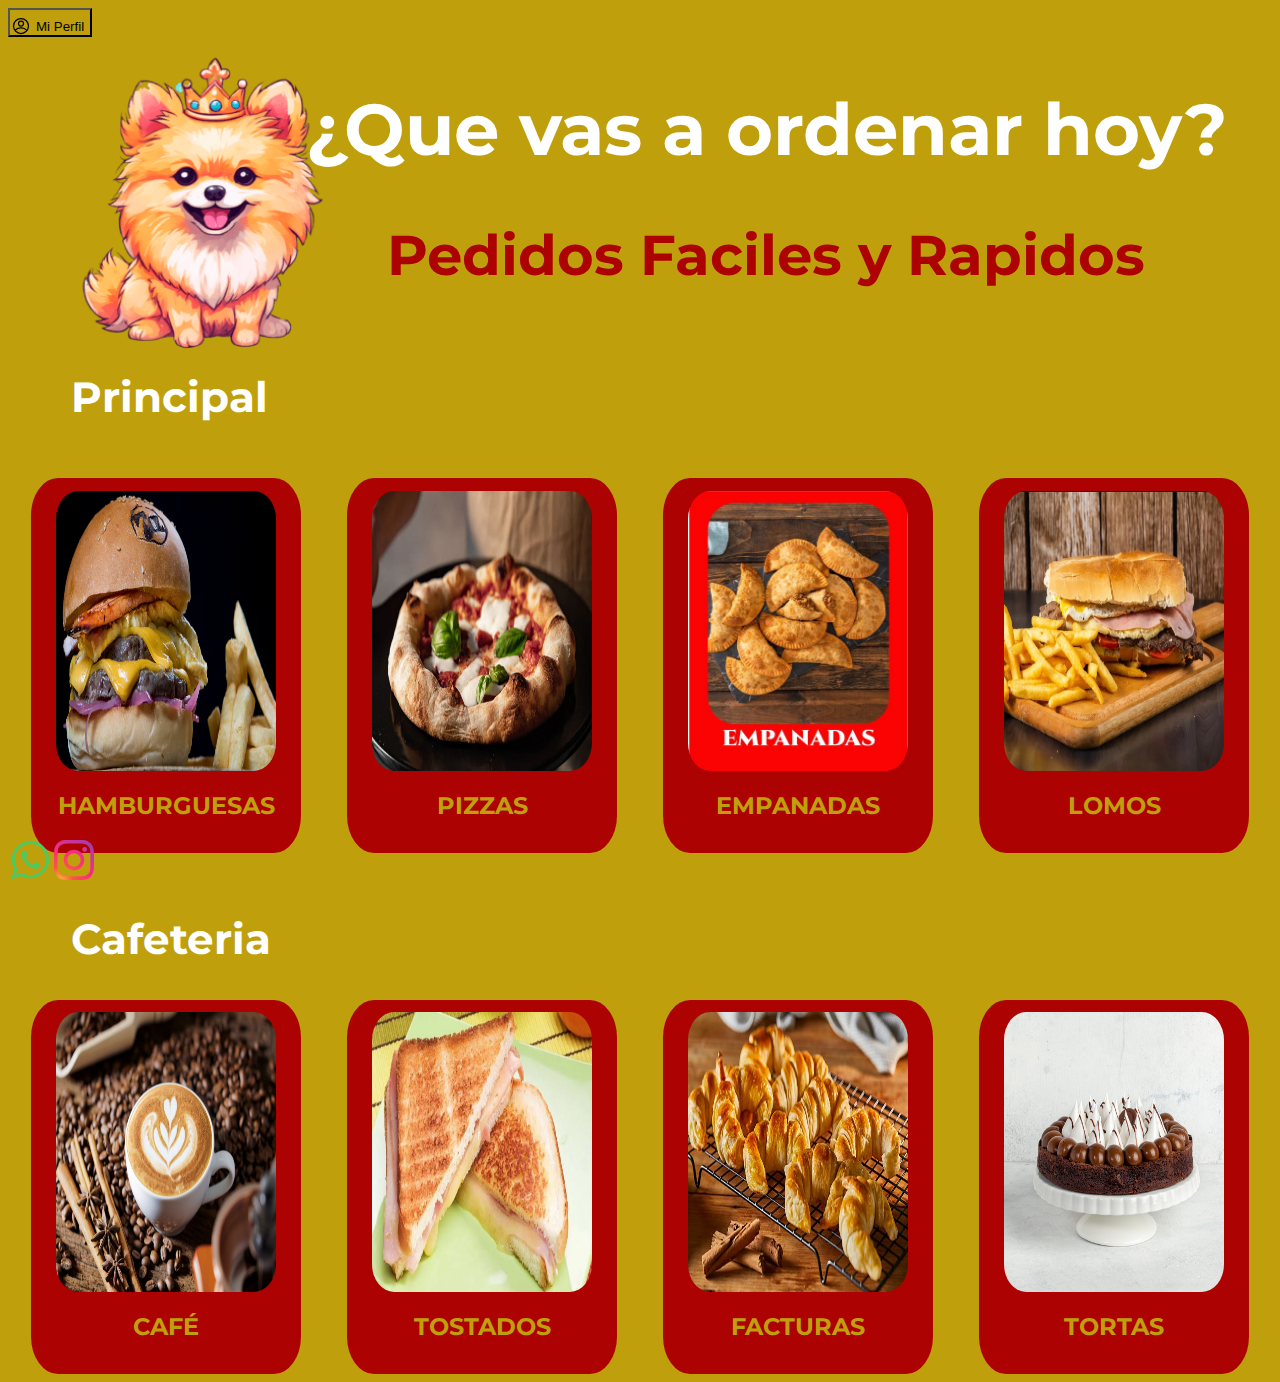
<file: index.html>
<!DOCTYPE html>
<html lang="es">
<head>
    <meta charset="UTF-8">
    <meta name="viewport" content="width=device-width, initial-scale=1.0">
    <meta name="description" content="Una descripción breve y clara de tu página web.">
    <meta name="author" content="Tu Nombre o el de tu Empresa">
    <script type="text/javascript" src="functions.js"></script>
    <title>La carta imperial</title>

    <link rel="stylesheet" href="style.css">
    <link href="https://fonts.googleapis.com/css2?family=Cinzel&display=swap" rel="stylesheet">
    <link rel="preconnect" href="https://fonts.googleapis.com">
    <link rel="preconnect" href="https://fonts.gstatic.com" crossorigin>
    <link href="https://fonts.googleapis.com/css2?family=Montserrat:wght@100..900&display=swap" rel="stylesheet">
    <link rel="shortcut icon" href="" type="image/x-icon">
    <link rel="icon" href="imagenes/favicon.ico" type="image/x-icon">
</head>
<body class="body">
        

    <header class="items-navbar"> 
                <div class="items-navbar">
                   <button class="buttons" type="button" onclick="showDialog()">
                <img src="imagenes/icono-usuario.svg" width="20"  height="20" style="position: relative;top: 5px; position: relative; right: 5px;">Mi Perfil
                  </button>
                </div>
               
        
    </header>

    <main class="main">
        <p id="bienve"></p>
        <dialog class="loginmodal" id="loginModal">
            <h3>LogIn / SignUp</h3>
                <p>Usuario: <input type="text" name="user"id="user"></p>
                <p>Contraseña: <input type="password" name="password"id="password"></p>
                <button type="button"onclick="closeDialog()">ingresar</button>
                <p>O Registrate aquí: <input type="email" name="email" id="email" placeholder="example@e-mail.com" style="font-style: italic;"> </p>
                <p>Crear Usuario: <input type="text" name="newuser"id="newuser"></p>
                <p>Crear Contraseña: <input type="password" name="newpassword"id="newpassword"></p>
                <button type="button"onclick="closeDialog()">Registrarse</button>

            </dialog>
        
        <div>
            <h1 class="title">¿Que vas a ordenar hoy?</h1>
            <h2 class="subtitle">Pedidos Faciles y Rapidos</h2>

            <h4 class="inter"></h2class>Principal</h4>
            <img src="imagenes/motmel.jpg" width="305"  height="305" style="position: absolute;top: 50px; position: absolute; left: 50px;">
        </div>
            
            <section class="cards">
            <div class="cardsdiv">
                <a href="dphamburgesa.html"><img class="cards" src="imagenes/hamburgesa.jpg"width="220"  height="280" ></a>
                <h2>HAMBURGUESAS</h2>
            </div>
            <div class="cardsdiv">
                <a href="dppizza.html"><img class="cards" src="imagenes/pizza.jpg"width="220"  height="280" ></a>
                <h2>PIZZAS</h2>
            </div>
            <div class="cardsdiv">
                <a href="dpempanadas.html"><img class="cards" src="imagenes/empanadas.jpg"width="220"  height="280"></a>
                <h2>EMPANADAS</h2>
            </div>
            <div class="cardsdiv">
                <a href="dplomos.html"><img class="cards" src="imagenes/lomito.jpg"width="220"  height="280" ></a>
                <h2>LOMOS</h2>
            </div>
        </section>
        <h2 class="inter">Cafeteria</h2>
        <section class="cards">
           <div class="cardsdiv">
                <a href="dpcafe.html"><img class="cards" src="imagenes/Cafe.jpg"width="220"  height="280" ></a>
                <h2>CAFÉ</h2>
            </div>
            <div class="cardsdiv">
                <a href="dptostado.html"><img class="cards" src="imagenes/tostados.jpg"width="220"  height="280" ></a>
                <h2>TOSTADOS</h2>
            </div>
            <div class="cardsdiv">
                <a href="dpfactura.html"><img class="cards" src="imagenes/medialunas.jpg"width="220"  height="280"></a>
                <h2>FACTURAS</h2>
            </div>
            <div class="cardsdiv">
                <a href="dptorta.html"><img class="cards" src="imagenes/tortas.jpg"width="220"  height="280"></a>
                <h2>TORTAS</h2>
            </div>
    
        </section>
    </main>


    <footer class="foter">
        
            <p><img src="imagenes/icono-whatsapp.svg" width="40"  height="40">
            <img src="imagenes/Instagram_icon-icons.com_66804.svg" width="40"  height="40"></p>
        
    </footer>

</body>
</html>
</file>
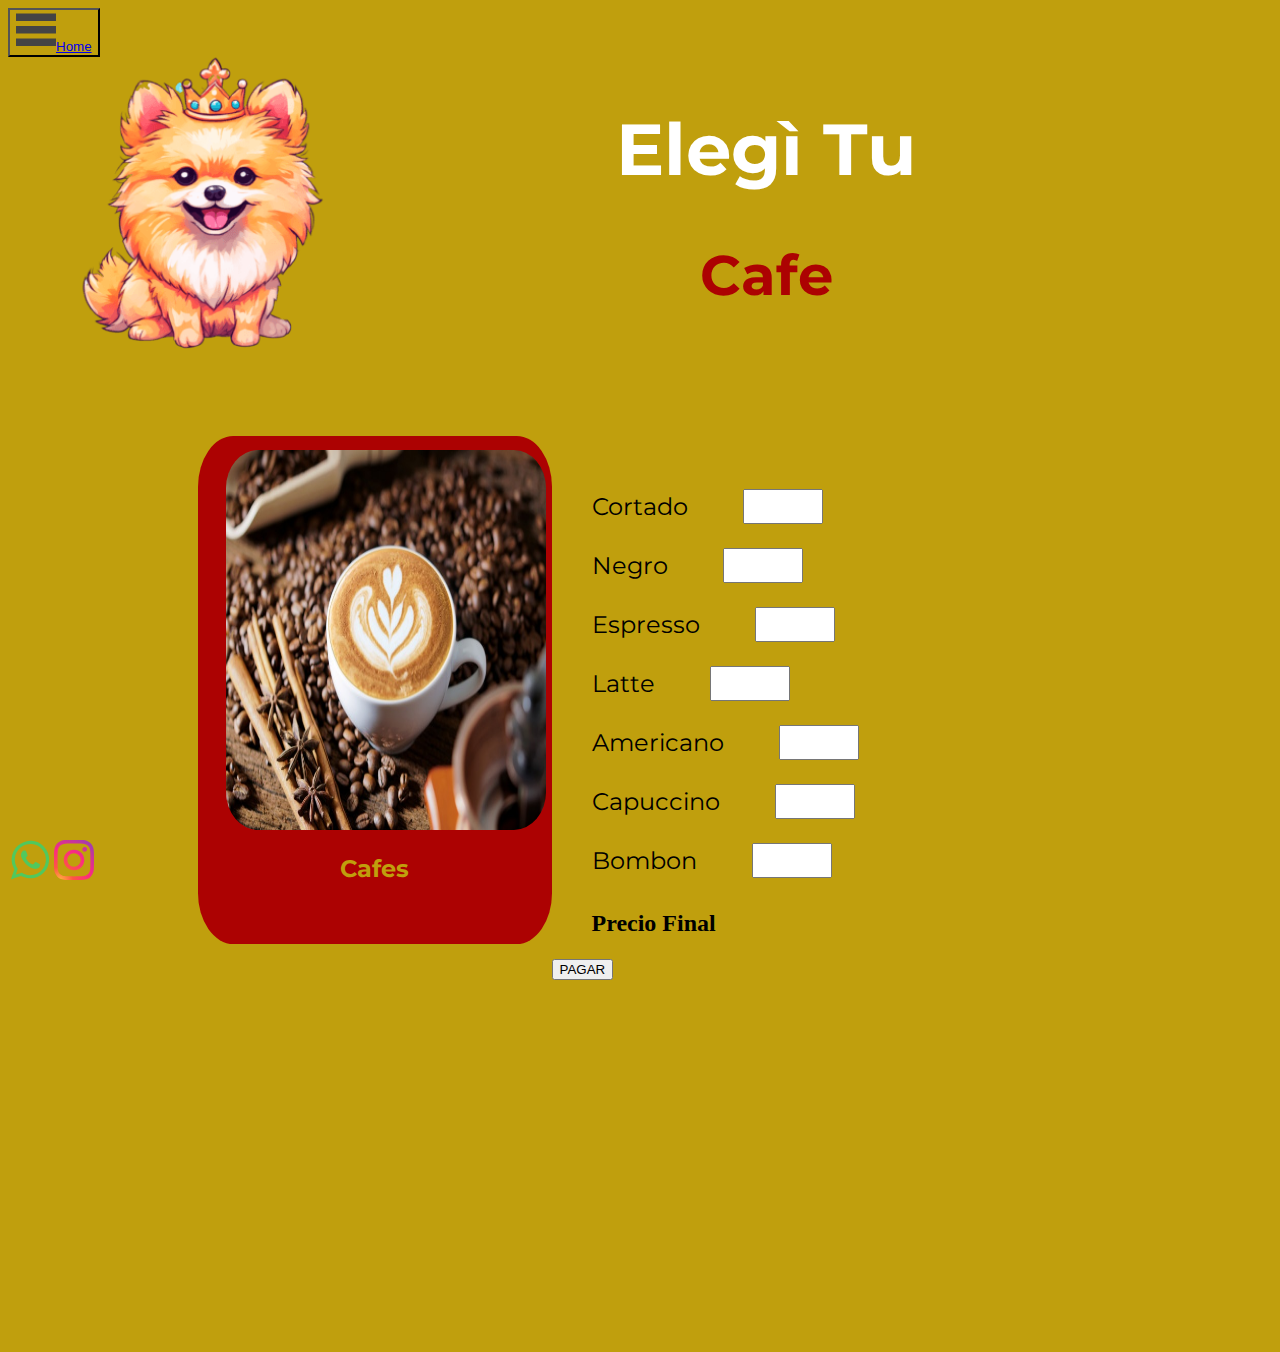
<file: dpcafe.html>
<!DOCTYPE html>
<html lang="es">
<head>
    <meta charset="UTF-8">
    <meta name="viewport" content="width=device-width, initial-scale=1.0">
    <meta name="description" content="Una descripción breve y clara de tu página web.">
    <meta name="author" content="Tu Nombre o el de tu Empresa">
    <script type="text/javascript" src="functions.js"></script>
    <title>Elegí Tu Cafe</title>

    <link rel="stylesheet" href="style.css">
    <link href="https://fonts.googleapis.com/css2?family=Cinzel&display=swap" rel="stylesheet">
    <link rel="preconnect" href="https://fonts.googleapis.com">
    <link rel="preconnect" href="https://fonts.gstatic.com" crossorigin>
    <link href="https://fonts.googleapis.com/css2?family=Montserrat:wght@100..900&display=swap" rel="stylesheet">

    <link rel="icon" href="favicon.ico" type="image/x-icon">
</head>
<body class="body">

    <header class="items-navbar">
        
                <div class="items-navbar">
                   <button class="buttons" type="button" onclick="showDailog()">
                    <a href="index.html"><img src="imagenes/icono-menuh.svg" width="40"  height="40">Home</a>
                  </button>
                
                </div>     
               
        
    </header>

    <main class="main">
            <dialog id="loginmodal">
                Usuario: <input type="text" name="user"id="user">
                password <input type="password" name="password"id="password">
                <button type="button"onclick="closeDialog()">ingresar</button>

            </dialog>
        <div>
            <h1 class="title">Elegì Tu</h1>
            <h2 class="subtitle">Cafe</h2>
            <img src="imagenes/motmel.jpg" width="305"  height="305" style="position: absolute;top: 50px; position: absolute; left: 50px;">
        </div>
            
            <section class="carrito">
            <div class="cardsdiv">
                <a href="dpcafe.html"><img class="cardscarrito" src="imagenes/Cafe.jpg"width="320"  height="380" ></a>
                <h2>Cafes</h2>
            </div>
            <form name="cafesv">
                <ol>
                    <li>
                        <div class="lcheckbox">
                            <label for="checkbocx">Cortado</label>
                            <input type="number" class="numberscount" id="checkboxc" name="checkboxc" onchange="calculateValuec()" min=0>
                            
                        </div>
                    </li>
                    <li>
                        <div class="lcheckbox">
                             <label for="checkboxc2">Negro</label>
                            <input type="number" class="numberscount" id="checkboxc2" name="checkboxc2" onchange="calculateValuec()" min=0>
                           
                        </div>
                    </li>
                    <li>
                        <div class="lcheckbox">
                            <label for="checkboxc3">Espresso</label>
                            <input type="number" class="numberscount" id="checkboxc3" name="checkboxc3" onchange="calculateValuec()" min=0>
                            
                        </div>
                    </li>
                    <li>
                        <div class="lcheckbox">
                            <label for="checkboxc4">Latte</label>
                            <input type="number" class="numberscount" id="checkboxc4" name="checkboxc4" onchange="calculateValuec()" min=0>
                            
                        </div>
                    </li>
                    <li>
                        <div class="lcheckbox">
                            <label for="checkboxc5">Americano</label>
                            <input type="number" class="numberscount" id="checkboxc5" name="checkboxc5" onchange="calculateValuec()" min=0>
                        </div>
                    </li>
                    <li>
                        <div class="lcheckbox">
                            <label for="checkboxc6">Capuccino</label>
                            <input type="number" class="numberscount" id="checkboxc6" name="checkboxc6" onchange="calculateValuec()" min=0>
                        </div>
                    </li>
                    <li>
                        <div class="lcheckbox">
                            <label for="checkboxc7">Bombon</label>
                            <input type="number" class="numberscount" id="checkboxc7" name="checkboxc7" onchange="calculateValuec()" min=0>                            
                        </div>
                    </li>
                        <h2>Precio Final <span id="finalPricec"></span></h2>
                </ol>
                <h3><button type="button" onclick="showDialogpc()">PAGAR</button></h3>

                <dialog class="payModalc" id="payModalc">
                    <p>Número de la tarjeta: <input type="text" name="nro" id="nro"></p>
                    <p>El precio final es: <span id="finalPriceDialogc"></span></p>
                    <button type="button" onclick="closeDialogpc()"><p>Finalizar pago</p></button>
                </dialog>
             </form>
            <h2 class="subtitle" id="fin"></h2>
            
            
        </section>
        
    </main>


    <footer class="foter">
        
            <p><img src="imagenes/icono-whatsapp.svg" width="40"  height="40">
            <img src="imagenes/Instagram_icon-icons.com_66804.svg" width="40"  height="40"></p>
        
    </footer>

</body>
</html>
</file>
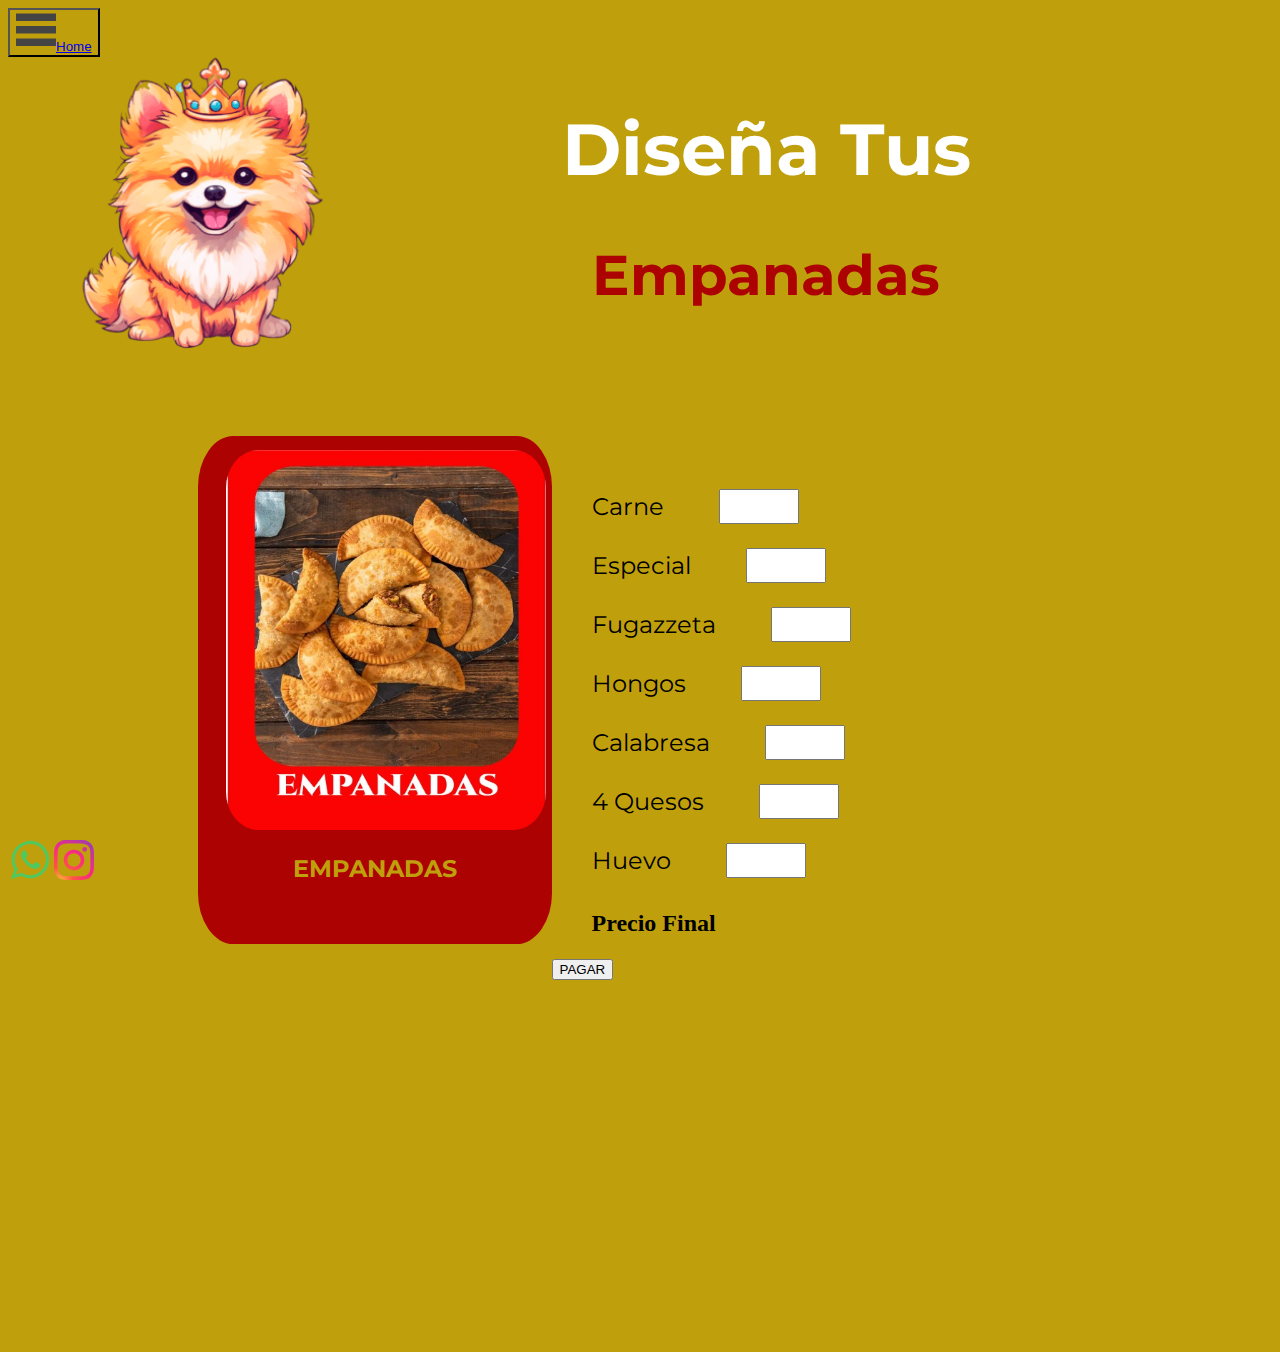
<file: dpempanadas.html>
<!DOCTYPE html>
<html lang="es">
<head>
    <meta charset="UTF-8">
    <meta name="viewport" content="width=device-width, initial-scale=1.0">
    <meta name="description" content="Una descripción breve y clara de tu página web.">
    <meta name="author" content="Tu Nombre o el de tu Empresa">
    <script type="text/javascript" src="functions.js"></script>
    <title>Elegí Tus Empanadas</title>

    <link rel="stylesheet" href="style.css">
    <link href="https://fonts.googleapis.com/css2?family=Cinzel&display=swap" rel="stylesheet">
    <link rel="preconnect" href="https://fonts.googleapis.com">
    <link rel="preconnect" href="https://fonts.gstatic.com" crossorigin>
    <link href="https://fonts.googleapis.com/css2?family=Montserrat:wght@100..900&display=swap" rel="stylesheet">

    <link rel="icon" href="favicon.ico" type="image/x-icon">
</head>
<body class="body">

    <header class="items-navbar">
        
                <div class="items-navbar">
                   <button class="buttons" type="button" onclick="showDailog()">
                    <a href="index.html"><img src="imagenes/icono-menuh.svg" width="40"  height="40">Home</a>
                  </button>
                </div>     
    </header>

    <main class="main">
            
        <div>
            <h1 class="title">Diseña Tus</h1>
            <h2 class="subtitle">Empanadas</h2>
            <img src="imagenes/motmel.jpg" width="305"  height="305" style="position: absolute;top: 50px; position: absolute; left: 50px;">
        </div>
            
        <section class="carrito">
            <div class="cardsdiv">
                <a href="dpempanadas.html"><img class="cardscarrito" src="imagenes/empanadas.jpg"width="320"  height="380" ></a>
                <h2>EMPANADAS</h2>
            </div>
            <form name="empanadasv">
                <ol>
                    <li>
                        <div class="lcheckbox">
                            <label for="checkboxcar">Carne</label>
                            <input type="number" class="numberscount" id="docenascar" name="docenascar" onchange="calculateValue()" min="0">
                        </div>
                    </li>
                    <li>
                        <div class="lcheckbox">
                            <label for="checkbox2e">Especial</label>
                            <input type="number" class="numberscount" id="docenase" name="docenase" onchange="calculateValue()" min=0>
                        </div>
                    </li>
                    <li>
                        <div class="lcheckbox">
                            <label for="checkboxf">Fugazzeta</label>
                            <input type="number" class="numberscount" id="docenasf" name="docenasf" onchange="calculateValue()" min=0>
                        </div>
                    </li>
                    <li>
                        <div class="lcheckbox">
                            <label for="checkboxho">Hongos</label>
                            <input type="number" class="numberscount" id="docenasho" name="docenasho" onchange="calculateValue()" min=0>
                        </div>
                    </li>
                    <li>
                        <div class="lcheckbox">
                            <label for="checkboxc">Calabresa</label>
                            <input type="number" class="numberscount" id="docenasc" name="docenasc" onchange="calculateValue()"min="0">
                        </div>
                    </li>
                    <li>
                        <div class="lcheckbox">
                            <label for="checkbox4q">4   Quesos</label>
                            <input type="number" class="numberscount" id="docenas4" name="docenas4" onchange="calculateValue()"min="0">
                        </div>
                    </li>
                    <li>
                        <div class="lcheckbox"> 
                            <label for="checkboxh">Huevo</label>
                            <input type="number" class="numberscount" id="docenash" name="docenash"  onchange="calculateValue()"min="0">
                        </div>
                    </li> 
                    <h2>Precio Final <span id="finalPrice"></span></h2>
                </ol>
                <h3><button type="button" onclick="showDialogpe()">PAGAR</button></h3>

                <dialog class="loginModal" id="payModale">
                    <p>Número de la tarjeta: <input type="text" name="nro" id="nro"></p>
                    <p>El precio final es: <span id="finalPriceDialog"></span></p>
                    <button type="button" onclick="closeDialogpe()"><p>Finalizar pago</p></button>
                </dialog>
            </form>
            <h2 class="subtitle" id="fin"></h2>
        </section>
        
    </main>

    <footer class="foter">
        <p>
            <img src="imagenes/icono-whatsapp.svg" width="40"  height="40">
            <img src="imagenes/Instagram_icon-icons.com_66804.svg" width="40"  height="40">
        </p>
    </footer>

</body>
</html>
</file>
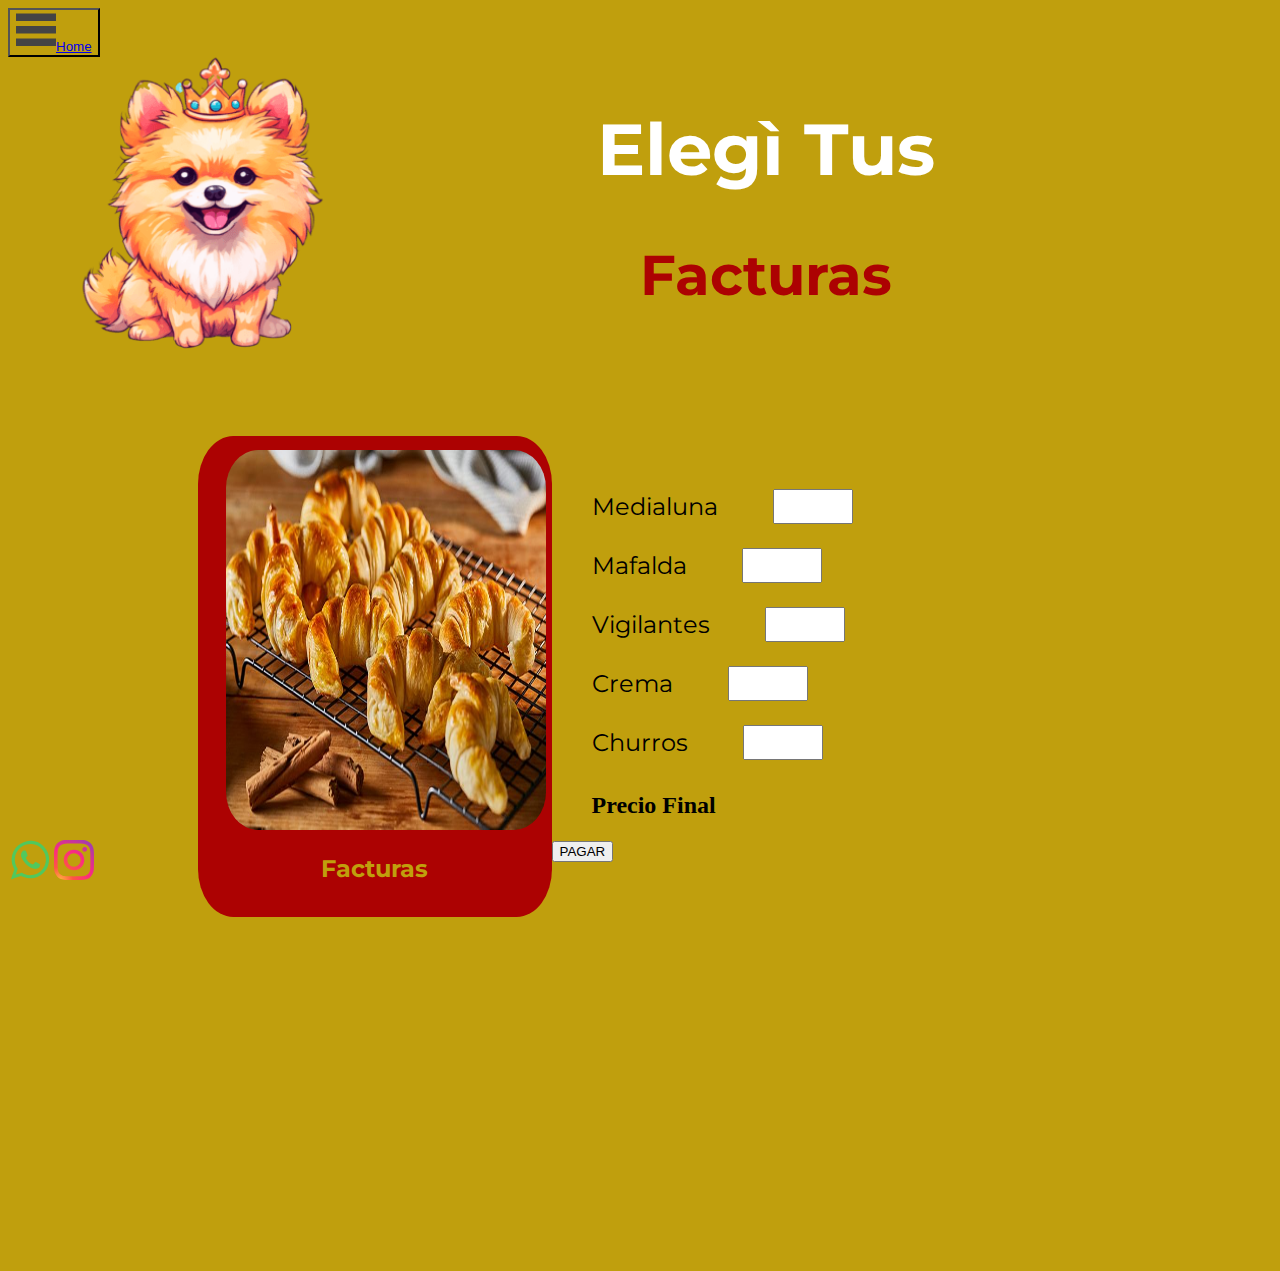
<file: dpfactura.html>
<!DOCTYPE html>
<html lang="es">
<head>
    <meta charset="UTF-8">
    <meta name="viewport" content="width=device-width, initial-scale=1.0">
    <meta name="description" content="Una descripción breve y clara de tu página web.">
    <meta name="author" content="Tu Nombre o el de tu Empresa">
    <script type="text/javascript" src="functions.js"></script>
    <title>Elegí Tus facturas</title>

    <link rel="stylesheet" href="style.css">
    <link href="https://fonts.googleapis.com/css2?family=Cinzel&display=swap" rel="stylesheet">
    <link rel="preconnect" href="https://fonts.googleapis.com">
    <link rel="preconnect" href="https://fonts.gstatic.com" crossorigin>
    <link href="https://fonts.googleapis.com/css2?family=Montserrat:wght@100..900&display=swap" rel="stylesheet">

    <link rel="icon" href="favicon.ico" type="image/x-icon">
</head>
<body class="body">

    <header class="items-navbar">
        
                <div class="items-navbar">
                   <button class="buttons" type="button" onclick="showDailog()">
                    <a href="index.html"><img src="imagenes/icono-menuh.svg" width="40"  height="40">Home</a>
                  </button>
                
                </div>     
               
        
    </header>

    <main class="main">
            <dialog id="loginmodal">
                Usuario: <input type="text" name="user"id="user">
                password <input type="password" name="password"id="password">
                <button type="button"onclick="closeDialog()">ingresar</button>

            </dialog>
        <div>
            <h1 class="title">Elegì Tus</h1>
            <h2 class="subtitle">Facturas</h2>
            <img src="imagenes/motmel.jpg" width="305"  height="305" style="position: absolute;top: 50px; position: absolute; left: 50px;">
        </div>
            
            <section class="carrito">
            <div class="cardsdiv">
                <a href="dpfactura.html"><img class="cardscarrito" src="imagenes/medialunas.jpg"width="320"  height="380" ></a>
                <h2>Facturas</h2>
            </div>
            <form name="facturasv">
                <ol>
                    <li>
                        <div class="lcheckbox">
                            <label for="checkboxf">Medialuna</label>
                            <input type="number" class="numberscount" id="checkboxf" name="checkboxf" onchange="calculateValuef()" min=0>
                            
                        </div>
                    </li>
                    <li>
                        <div class="lcheckbox">
                             <label for="checkboxf2">Mafalda</label>
                            <input type="number" class="numberscount" id="checkboxf2" name="checkboxf2" onchange="calculateValuef()" min=0>
                           
                        </div>
                    </li>
                    <li>
                        <div class="lcheckbox">
                            <label for="checkboxf3">Vigilantes</label>
                            <input type="number" class="numberscount" id="checkboxf3" name="checkboxf3" onchange="calculateValuef()" min=0>
                            
                        </div>
                    </li>
                    <li>
                        <div class="lcheckbox">
                            <label for="checkboxf4">Crema</label>
                            <input type="number" class="numberscount" id="checkboxf4" name="checkboxf4" onchange="calculateValuef()" min=0>
                            
                        </div>
                    </li>
                    <li>
                        <div class="lcheckbox">
                            <label for="checkboxf5">Churros</label>
                            <input type="number" class="numberscount" id="checkboxf5" name="checkboxf5" onchange="calculateValuef()" min=0>
                        </div>
                    </li>
                    
                        <h2>Precio Final <span id="finalPricef"></span></h2>
                </ol>
                <h3><button type="button" onclick="showDialogpf()">PAGAR</button></h3>

                <dialog class="payModalf" id="payModalf">
                    <p>Número de la tarjeta: <input type="text" name="nro" id="nro"></p>
                    <p>El precio final es: <span id="finalPriceDialogf"></span></p>
                    <button type="button" onclick="closeDialogpf()"><p>Finalizar pago</p></button>
                </dialog>
             </form>
            <h2 class="subtitle" id="fin"></h2>
            
            
        </section>
        
    </main>


    <footer class="foter">
        
            <p><img src="imagenes/icono-whatsapp.svg" width="40"  height="40">
            <img src="imagenes/Instagram_icon-icons.com_66804.svg" width="40"  height="40"></p>
        
    </footer>

</body>
</html>
</file>
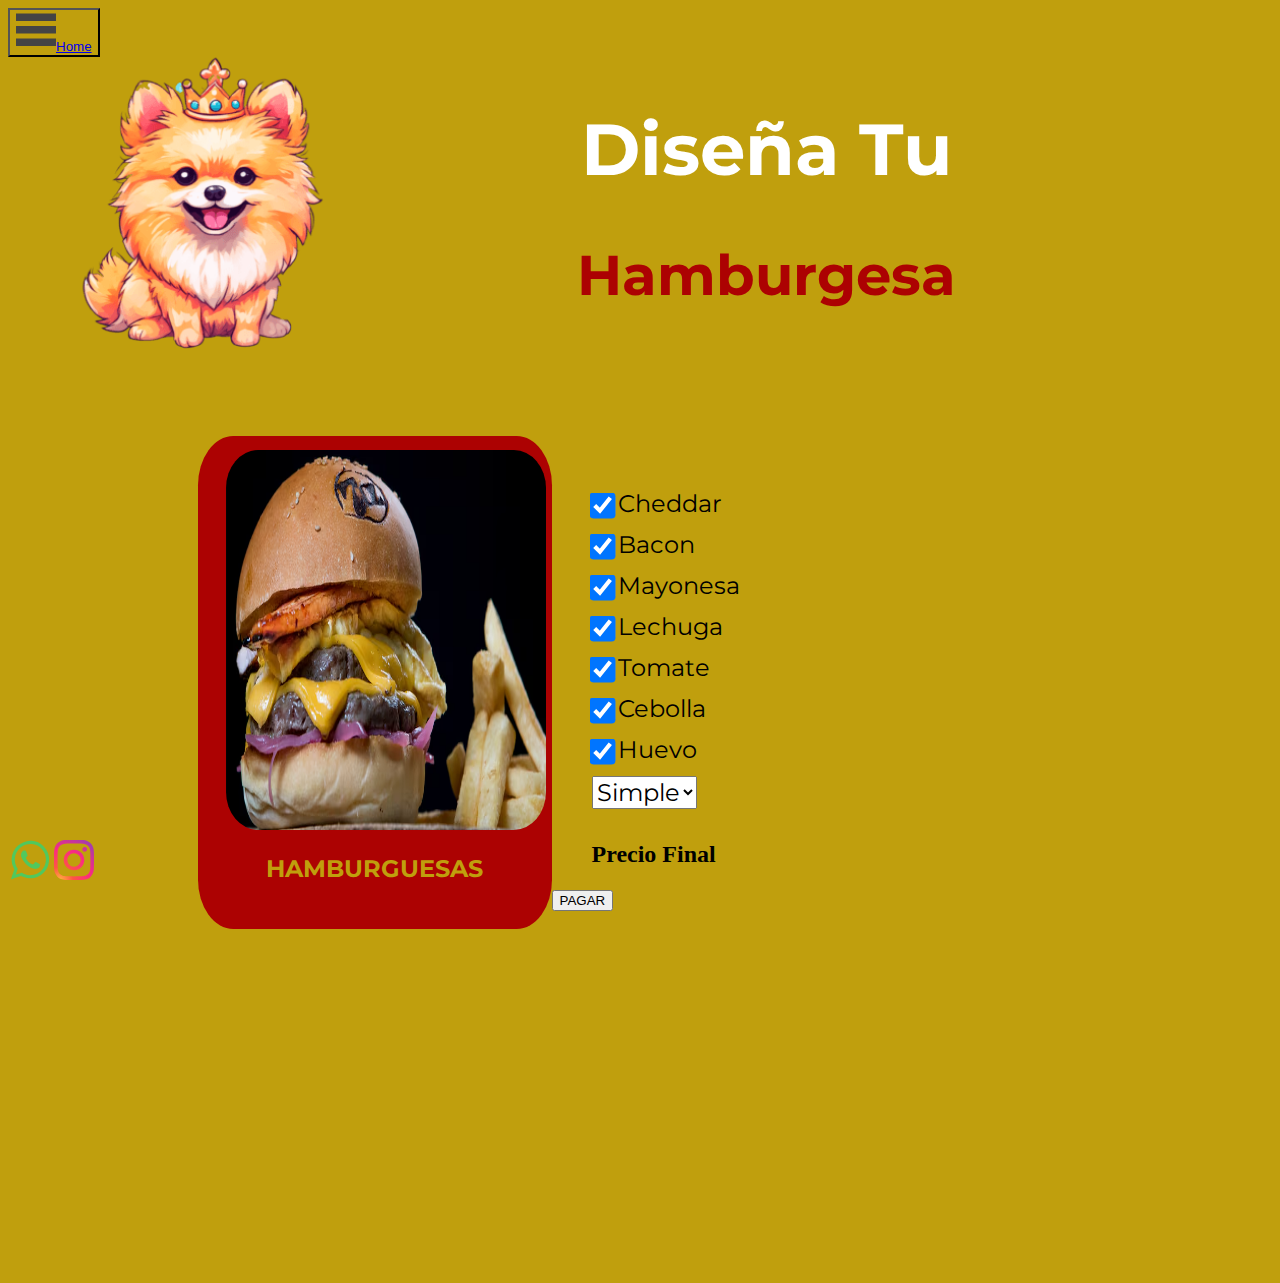
<file: dphamburgesa.html>
<!DOCTYPE html>
<html lang="es">
<head>
    <meta charset="UTF-8">
    <meta name="viewport" content="width=device-width, initial-scale=1.0">
    <meta name="description" content="Una descripción breve y clara de tu página web.">
    <meta name="author" content="Tu Nombre o el de tu Empresa">
    <script type="text/javascript" src="functions.js"></script>
    <title>Elegí Tu Hamburgesa</title>

    <link rel="stylesheet" href="style.css">
    <link href="https://fonts.googleapis.com/css2?family=Cinzel&display=swap" rel="stylesheet">
    <link rel="preconnect" href="https://fonts.googleapis.com">
    <link rel="preconnect" href="https://fonts.gstatic.com" crossorigin>
    <link href="https://fonts.googleapis.com/css2?family=Montserrat:wght@100..900&display=swap" rel="stylesheet">

    <link rel="icon" href="favicon.ico" type="image/x-icon">
</head>
<body class="body" onload="calculateValueh()">

    <header class="items-navbar">
        
                <div class="items-navbar">
                   <button class="buttons" type="button" onclick="showDailog()">
                    <a href="index.html"><img src="imagenes/icono-menuh.svg" width="40"  height="40">Home</a>
                  </button>
                </div>     
               
        
    </header>

    <main class="main">
            <dialog id="loginmodal">
                Usuario: <input type="text" name="user"id="user">
                password <input type="password" name="password"id="password">
                <button type="button"onclick="closeDialog()">ingresar</button>

            </dialog>
        <div>
            <h1 class="title">Diseña Tu</h1>
            <h2 class="subtitle">Hamburgesa</h2>
            <img src="imagenes/motmel.jpg" width="305"  height="305" style="position: absolute;top: 50px; position: absolute; left: 50px;">
        </div>
            
            <section class="carrito">
            <div class="cardsdiv">
                <a href="dphamburgesa.html"><img class="cardscarrito" src="imagenes/hamburgesa.jpg"width="320"  height="380" ></a>
                <h2>HAMBURGUESAS</h2>
            </div>
            <form name="hamburgesasv">
                <ol>
                    <li>
                        <div class="lcheckbox">
                            <input class="tscale" type="checkbox" id="checkbox" name="cheddar" value="cheddar" onchange="calculateValueh()" checked>
                            <label for="checkbox">Cheddar</label>
                        </div>
                    </li>
                    <li>
                        <div class="lcheckbox">
                            <input class="tscale" type="checkbox" id="checkbox2" name="bacon" onchange="calculateValueh()" value="bacon" checked>
                            <label for="checkbox2">Bacon</label>
                        </div>
                    </li>
                    <li>
                        <div class="lcheckbox">
                            <input class="tscale" type="checkbox" id="checkbox3" name="mayonesa" onchange="calculateValueh()" value="mayonesa" checked>
                            <label for="checkbox3">Mayonesa</label>
                        </div>
                    </li>
                    <li>
                        <div class="lcheckbox">
                            <input class="tscale" type="checkbox" id="checkbox4" name="lechuga" onchange="calculateValueh()" value="lechuga" checked>
                            <label for="checkbox4">Lechuga</label>
                        </div>
                    </li>
                    <li>
                        <div class="lcheckbox">
                            <input class="tscale" type="checkbox" id="checkbox5" name="tomate" onchange="calculateValueh()" value="tomate" checked>
                            <label for="checkbox5">Tomate</label>
                        </div>
                    </li>
                    <li>
                        <div class="lcheckbox">
                            <input class="tscale" type="checkbox" id="checkbox6" name="cebolla" onchange="calculateValueh()" value="cebolla" checked>
                            <label for="checkbox6">Cebolla</label>
                        </div>
                    </li>
                    <li>
                        <div class="lcheckbox">
                            <input class="tscale" type="checkbox" id="checkbox7" name="huevo" onchange="calculateValueh()" value="huevo" checked>
                            <label for="checkbox7">Huevo</label>
                        </div>
                    </li>
                        <select class="lcheckbox" id="size" name="size" onchange="calculateValueh()">
                            <option value="simple">Simple</option>
                            <option value="doble">Doble</option>
                            <option value="triple">Triple</option>
                        </select>
                    <h2>Precio Final <span id="finalPriceh"></span></h2>
                </ol>
                <h3><button type="button" onclick="showDialogph()">PAGAR</button></h3>

                <dialog class="loginModal" id="payModalh">
                    <p>Número de la tarjeta: <input type="text" name="nroh" id="nroh"></p>
                    <p>El precio final es: <span id="finalPriceDialogh"></span></p>
                    <button type="button" onclick="closeDialogph()"><p>Finalizar pago</p></button>
                </dialog>
                </form>
             <h2 class="subtitle" id="fin"></h2>
            
            
            
        </section>
        
    </main>


    <footer class="foter">
        
            <p><img src="imagenes/icono-whatsapp.svg" width="40"  height="40">
            <img src="imagenes/Instagram_icon-icons.com_66804.svg" width="40"  height="40"></p>
        
    </footer>

</body>
</html>
</file>
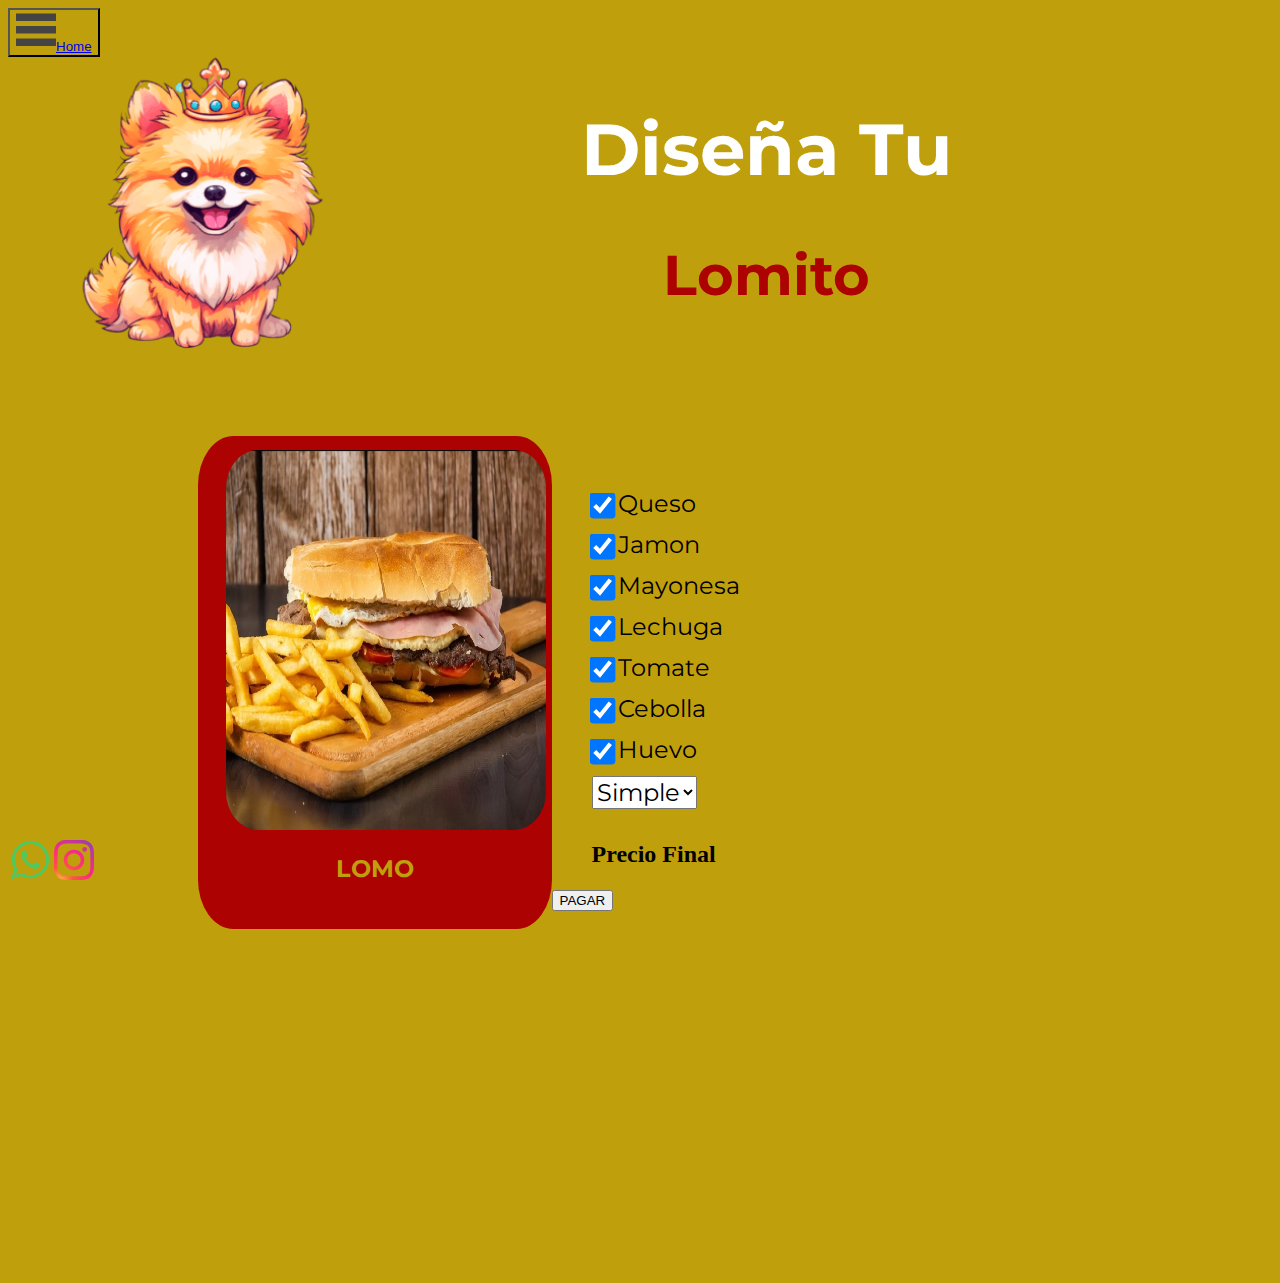
<file: dplomos.html>
<!DOCTYPE html>
<html lang="es">
<head>
    <meta charset="UTF-8">
    <meta name="viewport" content="width=device-width, initial-scale=1.0">
    <meta name="description" content="Una descripción breve y clara de tu página web.">
    <meta name="author" content="Tu Nombre o el de tu Empresa">
    <script type="text/javascript" src="functions.js"></script>
    <title>Elegí Tu Lomo</title>

    <link rel="stylesheet" href="style.css">
    <link href="https://fonts.googleapis.com/css2?family=Cinzel&display=swap" rel="stylesheet">
    <link rel="preconnect" href="https://fonts.googleapis.com">
    <link rel="preconnect" href="https://fonts.gstatic.com" crossorigin>
    <link href="https://fonts.googleapis.com/css2?family=Montserrat:wght@100..900&display=swap" rel="stylesheet">

    <link rel="icon" href="favicon.ico" type="image/x-icon">
</head>
<body class="body" onload="calculateValuel()">

    <header class="items-navbar">
        
                <div class="items-navbar">
                   <button class="buttons" type="button" onclick="showDailog()">
                    <a href="index.html"><img src="imagenes/icono-menuh.svg" width="40"  height="40">Home</a>
                  </button>
                
                </div>     
               
        
    </header>

    <main class="main">
            <dialog id="loginmodal">
                Usuario: <input type="text" name="user"id="user">
                password <input type="password" name="password"id="password">
                <button type="button"onclick="closeDialog()">ingresar</button>

            </dialog>
        <div>
            <h1 class="title">Diseña Tu</h1>
            <h2 class="subtitle">Lomito</h2>
            <img src="imagenes/motmel.jpg" width="305"  height="305" style="position: absolute;top: 50px; position: absolute; left: 50px;">
        </div>
            
            <section class="carrito">
            <div class="cardsdiv">
                <a href="dplomos.html"><img class="cardscarrito" src="imagenes/lomito.jpg"width="320"  height="380" ></a>
                <h2>LOMO</h2>
            </div>
            <form name="lomosv">
                <ol>
                    <li>
                        <div class="lcheckbox">
                            <input class="tscale" type="checkbox" id="checkbox" name="checkbox" onchange="calculateValuel()" value="checkbox" checked>
                            <label for="checkbox">Queso</label>
                        </div>
                    </li>
                    <li>
                        <div class="lcheckbox">
                            <input class="tscale" type="checkbox" id="checkbox2" name="checkbox2" onchange="calculateValuel()" value="checkbox2" checked>
                            <label for="checkbox2">Jamon</label>
                        </div>
                    </li>
                    <li>
                        <div class="lcheckbox">
                            <input class="tscale" type="checkbox" id="checkbox3" name="checkbox3" onchange="calculateValuel()" value="checkbox3" checked>
                            <label for="checkbox3">Mayonesa</label>
                        </div>
                    </li>
                    <li>
                        <div class="lcheckbox">
                            <input class="tscale" type="checkbox" id="checkbox4" name="checkbox4" onchange="calculateValuel()" value="checkbox4" checked>
                            <label for="checkbox4">Lechuga</label>
                        </div>
                    </li>
                    <li>
                        <div class="lcheckbox">
                            <input class="tscale" type="checkbox" id="checkbox5" name="checkbox5" onchange="calculateValuel()" value="checkbox5" checked>
                            <label for="checkbox5">Tomate</label>
                        </div>
                    </li>
                    <li>
                        <div class="lcheckbox">
                            <input class="tscale" type="checkbox" id="checkbox6" name="checkbox6" onchange="calculateValuel()" value="checkbox6" checked>
                            <label for="checkbox6">Cebolla</label>
                        </div>
                    </li>
                    <li>
                        <div class="lcheckbox">
                            <input class="tscale" type="checkbox" id="checkbox7" name="checkbox7" onchange="calculateValuel()" value="checkbox7" checked>
                            <label for="checkbox7">Huevo</label>
                        </div>
                    </li>
                        <select class="lcheckbox" id="sizel" name="sizel" onchange="calculateValuel()">
                            <option value="simple">Simple</option>
                            <option value="doble">Doble</option>
                            <option value="triple">Triple</option>
                        </select>
                        <h2>Precio Final <span id="finalPricel"></span></h2>
                </ol>
                <h3><button type="button" onclick="showDialogpl()">PAGAR</button></h3>

                <dialog class="payModall" id="payModall">
                    <p>Número de la tarjeta: <input type="text" name="nro" id="nro"></p>
                    <p>El precio final es: <span id="finalPriceDialogl"></span></p>
                    <button type="button" onclick="closeDialogpl()"><p>Finalizar pago</p></button>
                </dialog>
                </form>
             <h2 class="subtitle" id="fin"></h2>
            
            
            
        </section>
        
    </main>


    <footer class="foter">
        
            <p><img src="imagenes/icono-whatsapp.svg" width="40"  height="40">
            <img src="imagenes/Instagram_icon-icons.com_66804.svg" width="40"  height="40"></p>
        
    </footer>

</body>
</html>
</file>
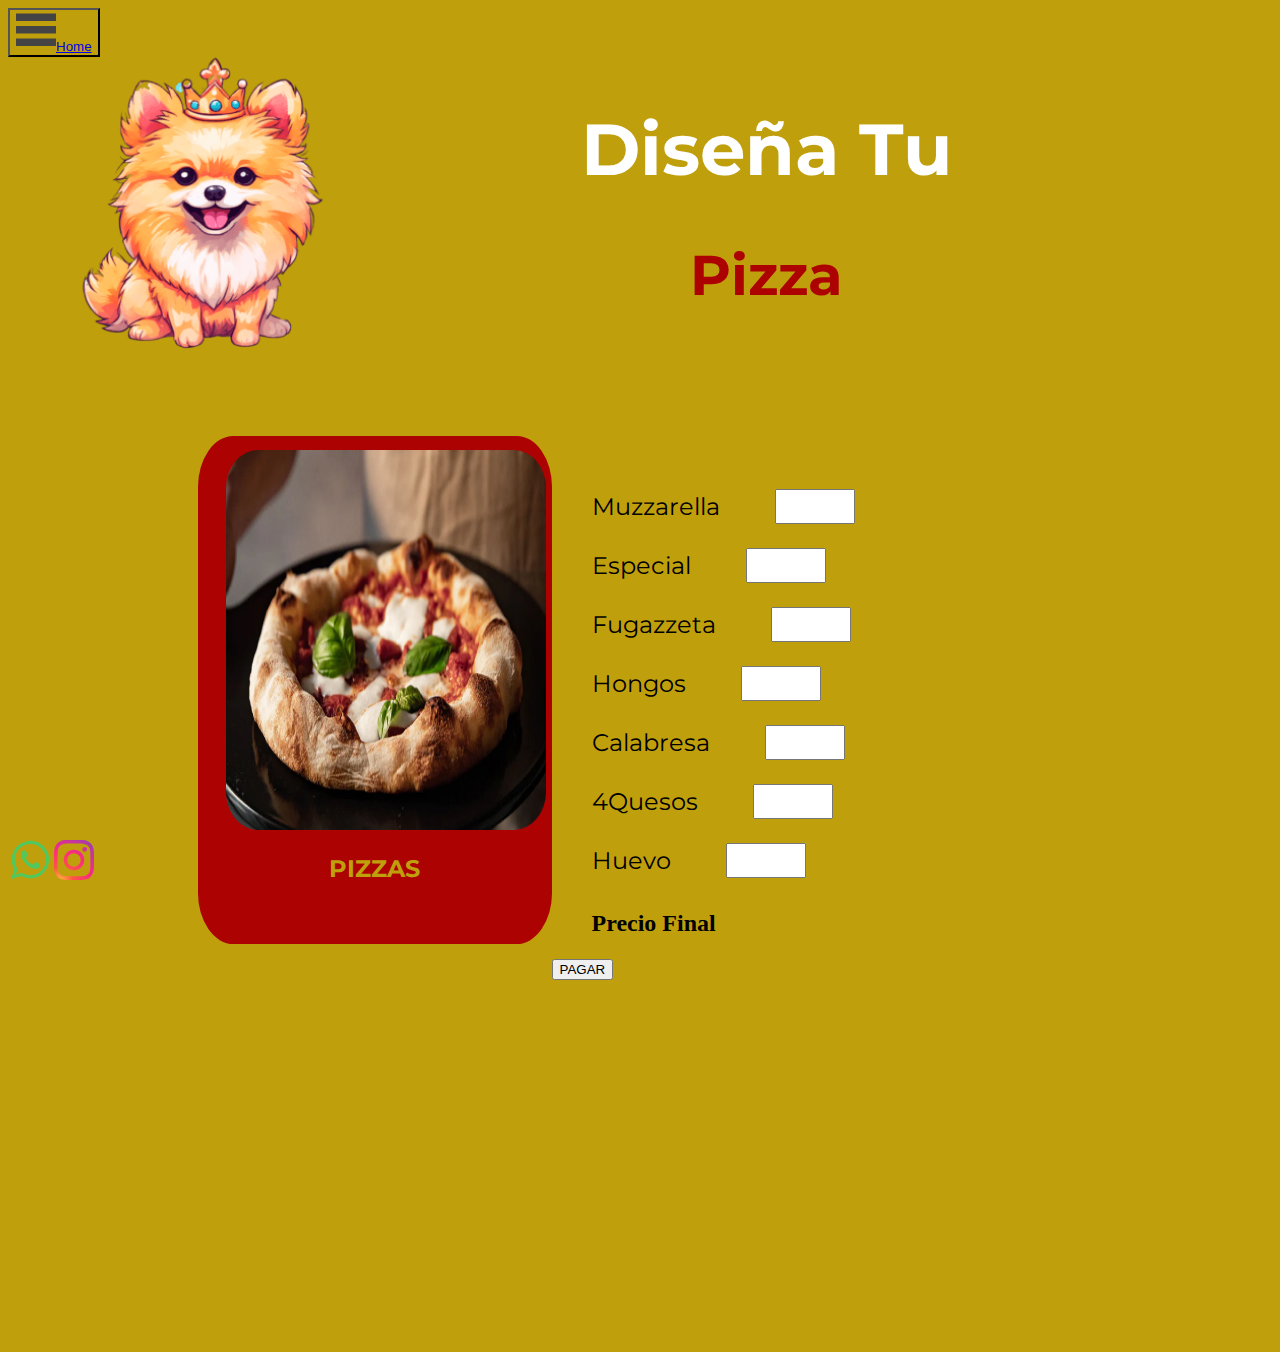
<file: dppizza.html>
<!DOCTYPE html>
<html lang="es">
<head>
    <meta charset="UTF-8">
    <meta name="viewport" content="width=device-width, initial-scale=1.0">
    <meta name="description" content="Una descripción breve y clara de tu página web.">
    <meta name="author" content="Tu Nombre o el de tu Empresa">
    <script type="text/javascript" src="functions.js"></script>
    <title>Elegí Tu Pizza</title>

    <link rel="stylesheet" href="style.css">
    <link href="https://fonts.googleapis.com/css2?family=Cinzel&display=swap" rel="stylesheet">
    <link rel="preconnect" href="https://fonts.googleapis.com">
    <link rel="preconnect" href="https://fonts.gstatic.com" crossorigin>
    <link href="https://fonts.googleapis.com/css2?family=Montserrat:wght@100..900&display=swap" rel="stylesheet">

    <link rel="icon" href="favicon.ico" type="image/x-icon">
</head>
<body class="body">

    <header class="items-navbar">
        
                <div class="items-navbar">
                   <button class="buttons" type="button" onclick="showDailog()">
                    <a href="index.html"><img src="imagenes/icono-menuh.svg" width="40"  height="40">Home</a>
                  </button>
                
                </div>     
               
        
    </header>

    <main class="main">
            <dialog id="loginmodal">
                Usuario: <input type="text" name="user"id="user">
                password <input type="password" name="password"id="password">
                <button type="button"onclick="closeDialog()">ingresar</button>

            </dialog>
        <div>
            <h1 class="title">Diseña Tu</h1>
            <h2 class="subtitle">Pizza</h2>
            <img src="imagenes/motmel.jpg" width="305"  height="305" style="position: absolute;top: 50px; position: absolute; left: 50px;">
        </div>
            
            <section class="carrito">
            <div class="cardsdiv">
                <a href="dppizza.html"><img class="cardscarrito" src="imagenes/pizza.jpg"width="320"  height="380" ></a>
                <h2>PIZZAS</h2>
            </div>
            <form name="pizzasv">
                <ol>
                    <li>
                        <div class="lcheckbox">
                            <label for="checkbox">Muzzarella</label>
                            <input type="number" class="numberscount" id="checkboxp" name="checkboxp" onchange="calculateValuep()" min=0>
                            
                        </div>
                    </li>
                    <li>
                        <div class="lcheckbox">
                             <label for="checkbox2">Especial</label>
                            <input type="number" class="numberscount" id="checkboxp2" name="checkboxp2" onchange="calculateValuep()" min=0>
                           
                        </div>
                    </li>
                    <li>
                        <div class="lcheckbox">
                            <label for="checkbox3">Fugazzeta</label>
                            <input type="number" class="numberscount" id="checkboxp3" name="checkboxp3" onchange="calculateValuep()" min=0>
                            
                        </div>
                    </li>
                    <li>
                        <div class="lcheckbox">
                            <label for="checkbox4">Hongos</label>
                            <input type="number" class="numberscount" id="checkboxp4" name="checkboxp4" onchange="calculateValuep()" min=0>
                            
                        </div>
                    </li>
                    <li>
                        <div class="lcheckbox">
                            <label for="checkbox5">Calabresa</label>
                            <input type="number" class="numberscount" id="checkboxp5" name="checkboxp5" onchange="calculateValuep()" min=0>
                        </div>
                    </li>
                    <li>
                        <div class="lcheckbox">
                            <label for="checkbox6">4Quesos</label>
                            <input type="number" class="numberscount" id="checkboxp6" name="checkboxp6" onchange="calculateValuep()" min=0>
                        </div>
                    </li>
                    <li>
                        <div class="lcheckbox">
                            <label for="checkbox7">Huevo</label>
                            <input type="number" class="numberscount" id="checkboxp7" name="checkboxp7" onchange="calculateValuep()" min=0>                            
                        </div>
                    </li>
                        <h2>Precio Final <span id="finalPricep"></span></h2>
                </ol>
                <h3><button type="button" onclick="showDialogpp()">PAGAR</button></h3>

                <dialog class="payModalp" id="payModalp">
                    <p>Número de la tarjeta: <input type="text" name="nro" id="nro"></p>
                    <p>El precio final es: <span id="finalPriceDialogp"></span></p>
                    <button type="button" onclick="closeDialogpp()"><p>Finalizar pago</p></button>
                </dialog>
             </form>
             <h2 class="subtitle" id="fin"></h2>
            
            
            
        </section>
        
    </main>


    <footer class="foter">
        
            <p><img src="imagenes/icono-whatsapp.svg" width="40"  height="40">
            <img src="imagenes/Instagram_icon-icons.com_66804.svg" width="40"  height="40"></p>
        
    </footer>

</body>
</html>
</file>
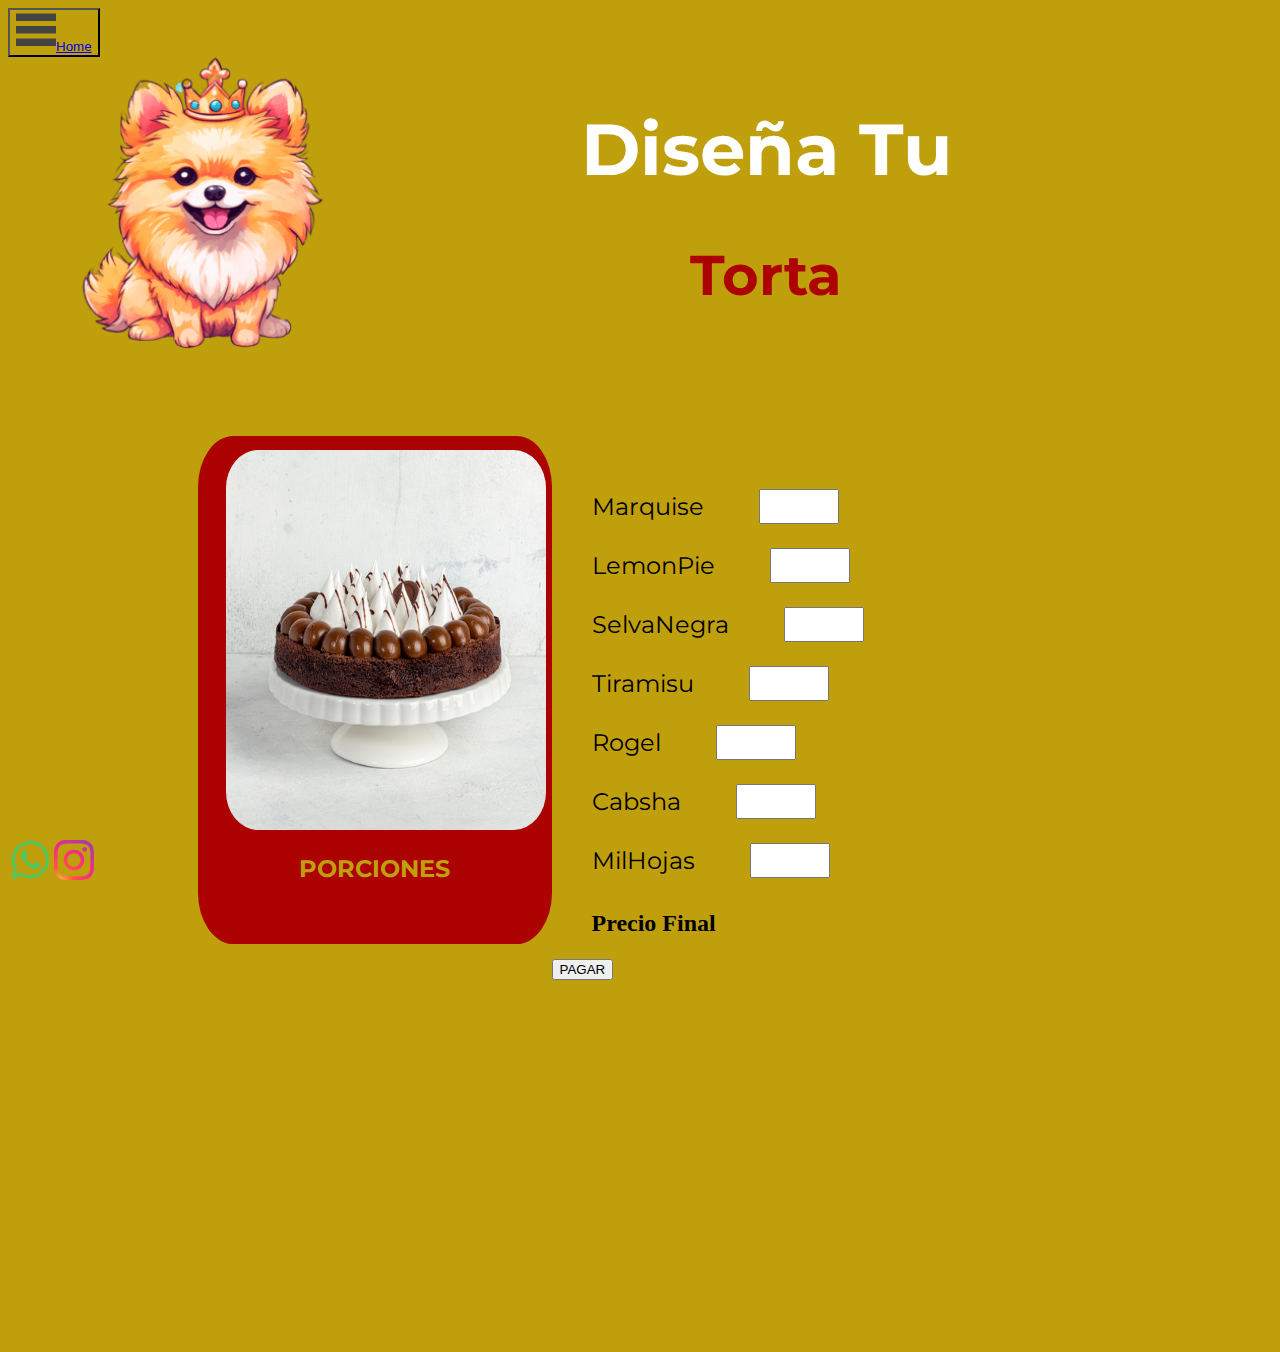
<file: dptorta.html>
<!DOCTYPE html>
<html lang="es">
<head>
    <meta charset="UTF-8">
    <meta name="viewport" content="width=device-width, initial-scale=1.0">
    <meta name="description" content="Una descripción breve y clara de tu página web.">
    <meta name="author" content="Tu Nombre o el de tu Empresa">
    <script type="text/javascript" src="functions.js"></script>
    <title>Elegí Tu Porcion</title>

    <link rel="stylesheet" href="style.css">
    <link href="https://fonts.googleapis.com/css2?family=Cinzel&display=swap" rel="stylesheet">
    <link rel="preconnect" href="https://fonts.googleapis.com">
    <link rel="preconnect" href="https://fonts.gstatic.com" crossorigin>
    <link href="https://fonts.googleapis.com/css2?family=Montserrat:wght@100..900&display=swap" rel="stylesheet">

    <link rel="icon" href="favicon.ico" type="image/x-icon">
</head>
<body class="body">

    <header class="items-navbar">
        
                <div class="items-navbar">
                   <button class="buttons" type="button" onclick="showDailog()">
                    <a href="index.html"><img src="imagenes/icono-menuh.svg" width="40"  height="40">Home</a>
                  </button>
                </div>     
    </header>

    <main class="main">
            
        <div>
            <h1 class="title">Diseña Tu</h1>
            <h2 class="subtitle">Torta</h2>
            <img src="imagenes/motmel.jpg" width="305"  height="305" style="position: absolute;top: 50px; position: absolute; left: 50px;">
        </div>
            
        <section class="carrito">
            <div class="cardsdiv">
                <a href="dptorta.html"><img class="cardscarrito" src="imagenes/tortas.jpg"width="320"  height="380" ></a>
                <h2>PORCIONES</h2>
            </div>
            <form name="tortasv">
                <ol>
                    <li>
                        <div class="lcheckbox">
                            <label for="porcioncar">Marquise</label>
                            <input type="number" class="numberscount" id="porcioncar" name="porcioncar" onchange="calculateValueta()" min="0">
                        </div>
                    </li>
                    <li>
                        <div class="lcheckbox">
                            <label for="porcion2e">LemonPie</label>
                            <input type="number" class="numberscount" id="porcione" name="porcione" onchange="calculateValueta()" min=0>
                        </div>
                    </li>
                    <li>
                        <div class="lcheckbox">
                            <label for="porcionf">SelvaNegra</label>
                            <input type="number" class="numberscount" id="porcionf" name="porcionf" onchange="calculateValueta()" min=0>
                        </div>
                    </li>
                    <li>
                        <div class="lcheckbox">
                            <label for="porcionho">Tiramisu</label>
                            <input type="number" class="numberscount" id="porcionho" name="porcionho" onchange="calculateValueta()" min=0>
                        </div>
                    </li>
                    <li>
                        <div class="lcheckbox">
                            <label for="porcionc">Rogel</label>
                            <input type="number" class="numberscount" id="porcionc" name="porcionc" onchange="calculateValueta()"min="0">
                        </div>
                    </li>
                    <li>
                        <div class="lcheckbox">
                            <label for="porcion4q">Cabsha</label>
                            <input type="number" class="numberscount" id="porcion4" name="porcion4" onchange="calculateValueta()"min="0">
                        </div>
                    </li>
                    <li>
                        <div class="lcheckbox"> 
                            <label for="porcionh">MilHojas</label>
                            <input type="number" class="numberscount" id="porcionh" name="porcionh"  onchange="calculateValueta()"min="0">
                        </div>
                    </li> 
                    <h2>Precio Final <span id="finalPriceta"></span></h2>
                </ol>
                <h3><button type="button" onclick="showDialogpta()">PAGAR</button></h3>

                <dialog class="loginModal" id="payModalta">
                    <p>Número de la tarjeta: <input type="text" name="nro" id="nro" minlength="15" required></p>
                    <p>El precio final es: <span id="finalPriceDialogta"></span></p>
                    <button type="button" onclick="closeDialogpta()"><p>Finalizar pago</p></button>
                </dialog>
            </form>
            <h2 class="subtitle" id="fin"></h2>
        </section>
        
    </main>

    <footer class="foter">
        <p>
            <img src="imagenes/icono-whatsapp.svg" width="40"  height="40">
            <img src="imagenes/Instagram_icon-icons.com_66804.svg" width="40"  height="40">
        </p>
    </footer>

</body>
</html>
</file>
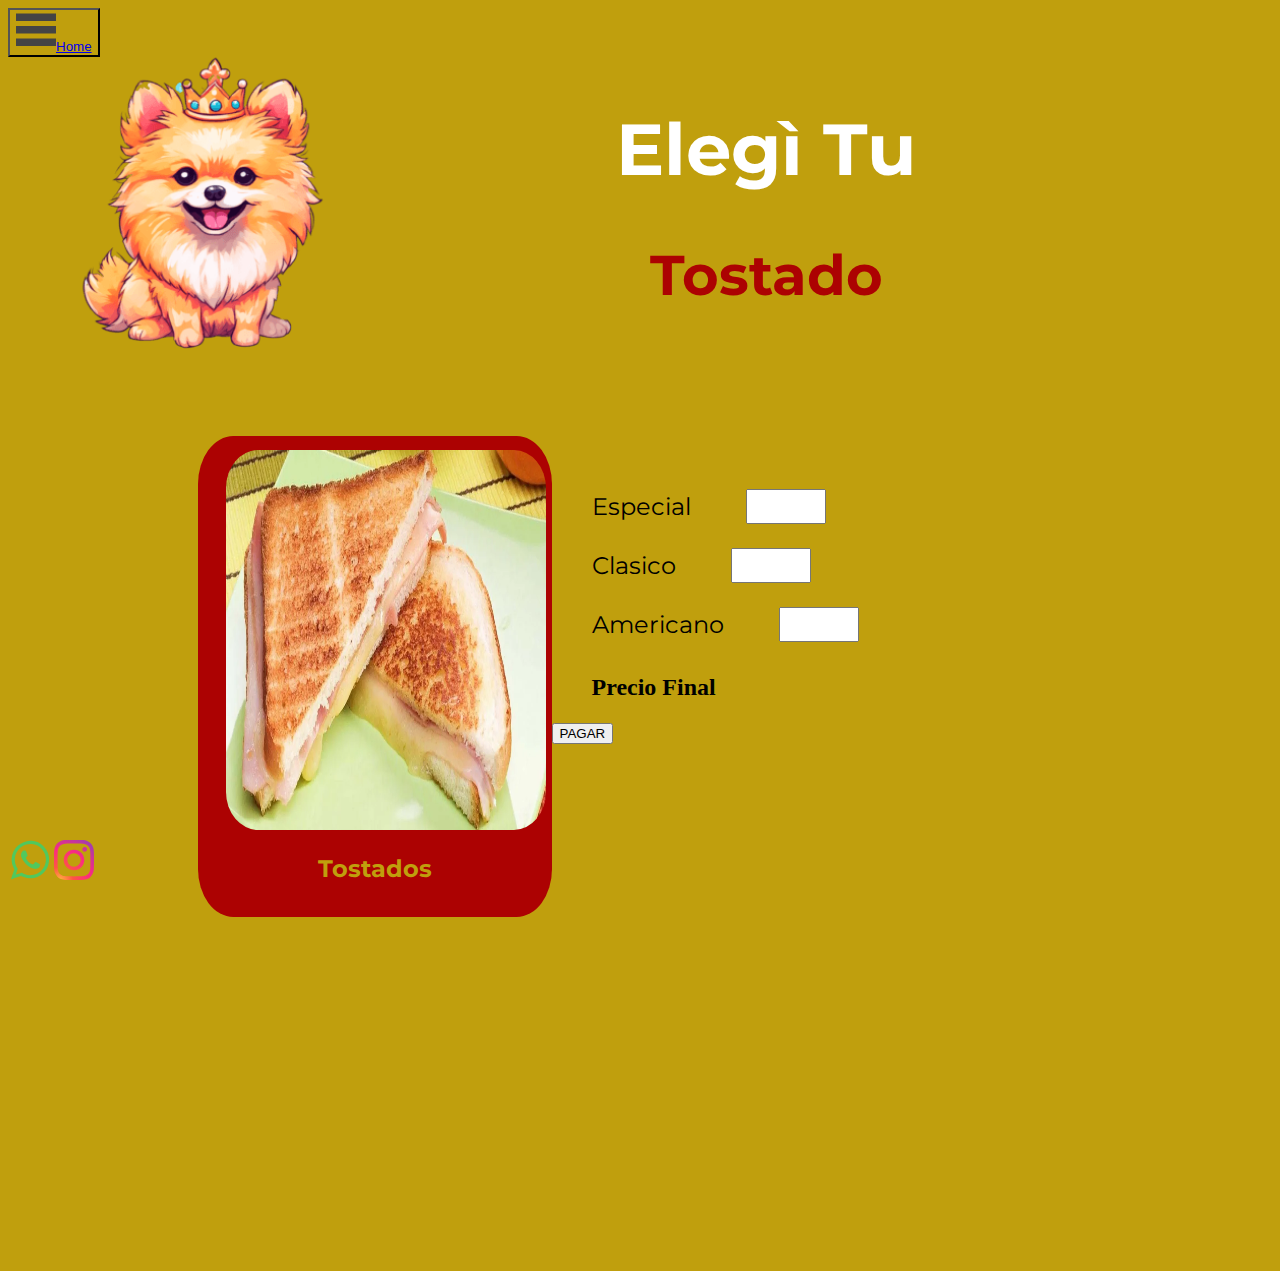
<file: dptostado.html>
<!DOCTYPE html>
<html lang="es">
<head>
    <meta charset="UTF-8">
    <meta name="viewport" content="width=device-width, initial-scale=1.0">
    <meta name="description" content="Una descripción breve y clara de tu página web.">
    <meta name="author" content="Tu Nombre o el de tu Empresa">
    <script type="text/javascript" src="functions.js"></script>
    <title>Elegí Tu Tostado</title>

    <link rel="stylesheet" href="style.css">
    <link href="https://fonts.googleapis.com/css2?family=Cinzel&display=swap" rel="stylesheet">
    <link rel="preconnect" href="https://fonts.googleapis.com">
    <link rel="preconnect" href="https://fonts.gstatic.com" crossorigin>
    <link href="https://fonts.googleapis.com/css2?family=Montserrat:wght@100..900&display=swap" rel="stylesheet">

    <link rel="icon" href="favicon.ico" type="image/x-icon">
</head>
<body class="body">

    <header class="items-navbar">
        
                <div class="items-navbar">
                   <button class="buttons" type="button" onclick="showDailog()">
                    <a href="index.html"><img src="imagenes/icono-menuh.svg" width="40"  height="40">Home</a>
                  </button>
                
                </div>     
               
        
    </header>

    <main class="main">
            <dialog id="loginmodal">
                Usuario: <input type="text" name="user"id="user">
                password <input type="password" name="password"id="password">
                <button type="button"onclick="closeDialog()">ingresar</button>

            </dialog>
        <div>
            <h1 class="title">Elegì Tu</h1>
            <h2 class="subtitle">Tostado</h2>
            <img src="imagenes/motmel.jpg" width="305"  height="305" style="position: absolute;top: 50px; position: absolute; left: 50px;">
        </div>
            
            <section class="carrito">
            <div class="cardsdiv">
                <a href="dptostado.html"><img class="cardscarrito" src="imagenes/tostados.jpg"width="320"  height="380" ></a>
                <h2>Tostados</h2>
            </div>
            <form name="tostadosv">
                <ol>
                    <li>
                        <div class="lcheckbox">
                            <label for="checkboxt">Especial</label>
                            <input type="number" class="numberscount" id="checkboxt" name="checkboxt" onchange="calculateValuet()" min=0>
                            
                        </div>
                    </li>
                    <li>
                        <div class="lcheckbox">
                            <label for="checkboxt3">Clasico</label>
                            <input type="number" class="numberscount" id="checkboxt3" name="checkboxt3" onchange="calculateValuet()" min=0>
                            
                        </div>
                    </li>
                    <li>
                        <div class="lcheckbox">
                            <label for="checkboxt4">Americano</label>
                            <input type="number" class="numberscount" id="checkboxt4" name="checkboxt4" onchange="calculateValuet()" min=0>
                            
                        </div>

                        <h2>Precio Final <span id="finalPricet"></span></h2>
                </ol>
                <h3><button type="button" onclick="showDialogpt()">PAGAR</button></h3>

                <dialog class="payModalt" id="payModalt">
                    <p>Número de la tarjeta: <input type="text" name="nro" id="nro"></p>
                    <p>El precio final es: <span id="finalPriceDialogt"></span></p>
                    <button type="button" onclick="closeDialogpt()"><p>Finalizar pago</p></button>
                </dialog>
             </form>
            <h2 class="subtitle" id="fin"></h2>
            
            
        </section>
        
    </main>


    <footer class="foter">
        
            <p><img src="imagenes/icono-whatsapp.svg" width="40"  height="40">
            <img src="imagenes/Instagram_icon-icons.com_66804.svg" width="40"  height="40"></p>
        
    </footer>

</body>
</html>
</file>
<file: style.css>
.body{
    background-color: #c09f0d;
    
}
.buttons{
    background-color: #c09f0d;
    box-shadow: none;

}
.inter{
    text-align: start;
    padding-left: 5%;
    padding-top: 2%;
    font-size: 42px;
    color: #ffffff;
    font-family: 'Montserrat', sans-serif;
}
.title {
    position: relative; left: 10%;
    text-align: center;
    font-size: 72px;
    color: #ffffff;
    font-family: 'Montserrat', sans-serif;
}
.subtitle{
    position: relative; left: 10%;
    text-align: center;
    position: relative; top: 4%; 
    font-size: 56px;
    font-family: 'Montserrat', sans-serif;
    color: #ac0202;
}
.items-navbar {
    display: flex;
            justify-content: space-between;
    
    font-family: 'Montserrat', sans-serif;
}
.buscador {
    background-color: #c09f0d;
    border-radius: 30px;
    border-color: #ac0202;
    padding-top: 5px; 

}
.color-imagen{
    fill:#ac0202;
}
.main{
    
    overflow-x: hidden;

}
.cardsdiv{
    max-width: 320px;
    max-height: 480px;
   color: #c09f0d;
   text-align: center;
   font-family: 'Montserrat', sans-serif;
   background-color:#ac0202;
   border-radius: 10%;
   padding: 4% 8%;
   
            
}
.cards{
    display: grid;
    grid-template-columns: auto auto auto auto;
    border-radius: 10%;
    justify-items: center;
       
}
.cardscarrito{
    
    border-radius: 10%;
    justify-items: center;
       
}
.localr{
    position: relative;
    top: 1000px;
    left: 40px;
}
.foter{
    position: relative; bottom: 50%;
    position: fixed; bottom: 0; left: 10px;    
}

.carrito{
    display: grid;
    grid-template-columns: 40% auto;
    padding: 0px;
    margin: 10% 15% 20% 15% ;
       
}
.docenas {
    size: 10px;
}
.lcheckbox {
    font-family: 'Montserrat', sans-serif;
    font-size: 24px;
    margin-bottom: 12px;
}
.numberscount{
    position: relative; left: 10%; 
    width: 72px;
    font-family: 'Montserrat', sans-serif;
    font-size: 24px;
    margin-bottom: 12px;
    size: "2";
}
ol {
  list-style-type: none;
  margin-top: 10%;
}
.tscale {
    transform: scale(2);
}
.loginmodal {
    margin: 20% auto;
    line-height: 3;
    background-color: #ffffff;
    z-index: 10;
    color: #ac0202;
    font-family: 'Montserrat', sans-serif;
    
}
.paymodale {
    margin: 20% auto;
    line-height: 3;
    background-color: #c09f0d;
    z-index: 10;
    color: #ac0202;
    
}
#bienve{
    color: #c09f0d;
}
</file>
